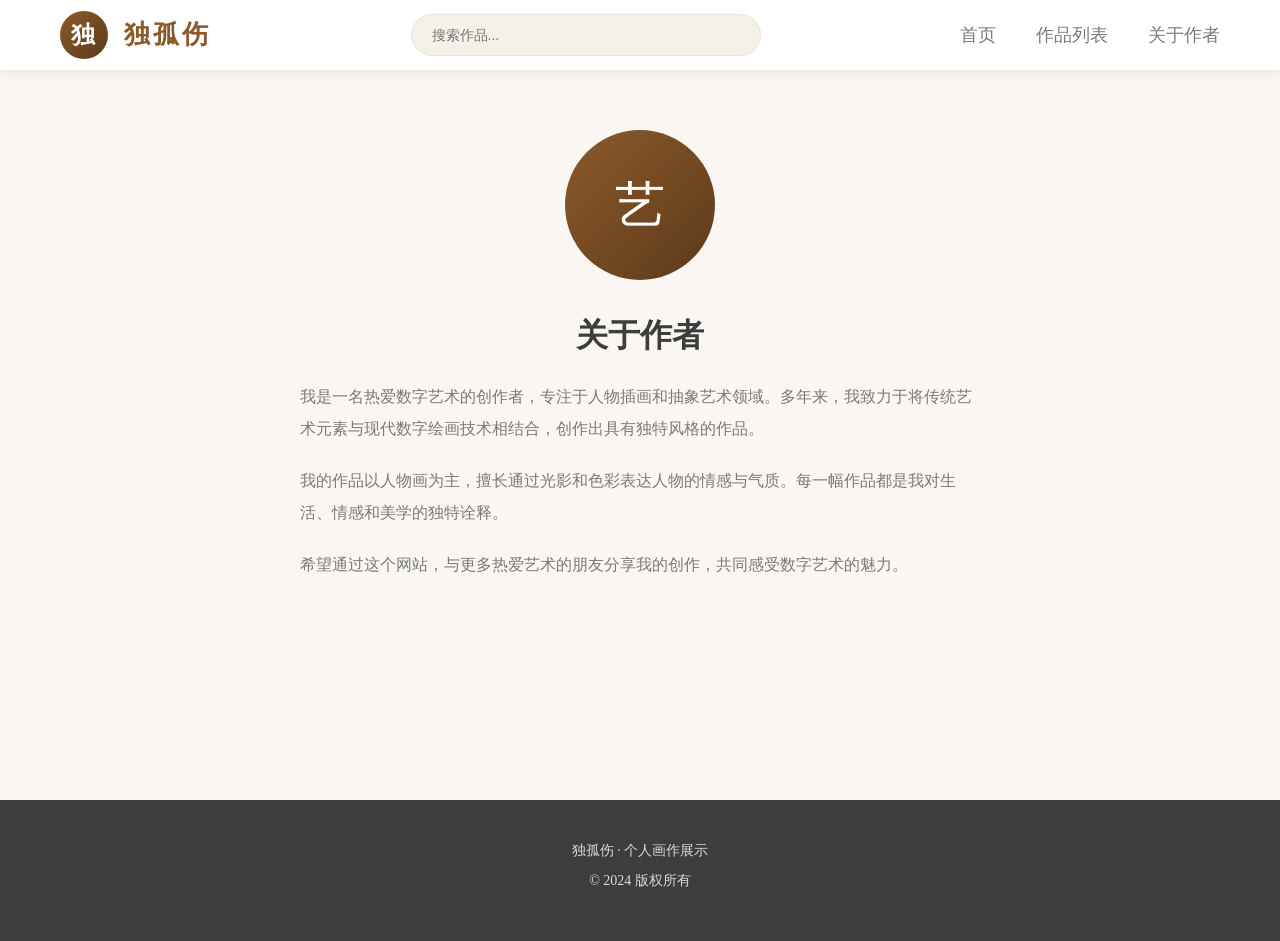
<file: about.html>
<!DOCTYPE html>
<html lang="zh-CN">
<head>
    <meta charset="UTF-8">
    <meta name="viewport" content="width=device-width, initial-scale=1.0">
    <title>关于作者 - 独孤伤</title>
    <link rel="stylesheet" href="style.css">
</head>
<body>
    <nav class="navbar">
        <a href="../index.html" class="logo">
            <div class="logo-icon">独</div>
            <span>独孤伤</span>
        </a>
        <div class="nav-search">
            <input type="text" class="search-input" placeholder="搜索作品...">
        </div>
        <div class="nav-links">
            <a href="../index.html">首页</a>
            <a href="../list.html">作品列表</a>
            <a href="../about.html">关于作者</a>
        </div>
    </nav>

    <main class="main-content">
        <section class="about-section">
            <div class="about-avatar">艺</div>
            <h2 class="about-title">关于作者</h2>
            <p class="about-text">
                我是一名热爱数字艺术的创作者，专注于人物插画和抽象艺术领域。多年来，我致力于将传统艺术元素与现代数字绘画技术相结合，创作出具有独特风格的作品。
            </p>
            <p class="about-text" style="margin-top: 20px;">
                我的作品以人物画为主，擅长通过光影和色彩表达人物的情感与气质。每一幅作品都是我对生活、情感和美学的独特诠释。
            </p>
            <p class="about-text" style="margin-top: 20px;">
                希望通过这个网站，与更多热爱艺术的朋友分享我的创作，共同感受数字艺术的魅力。
            </p>
        </section>
    </main>

    <footer class="footer">
        <p>独孤伤 · 个人画作展示</p>
        <p>© 2024 版权所有</p>
    </footer>

    <script src="../data.js"></script>
    <script src="../main.js"></script>
</body>
</html>
</file>
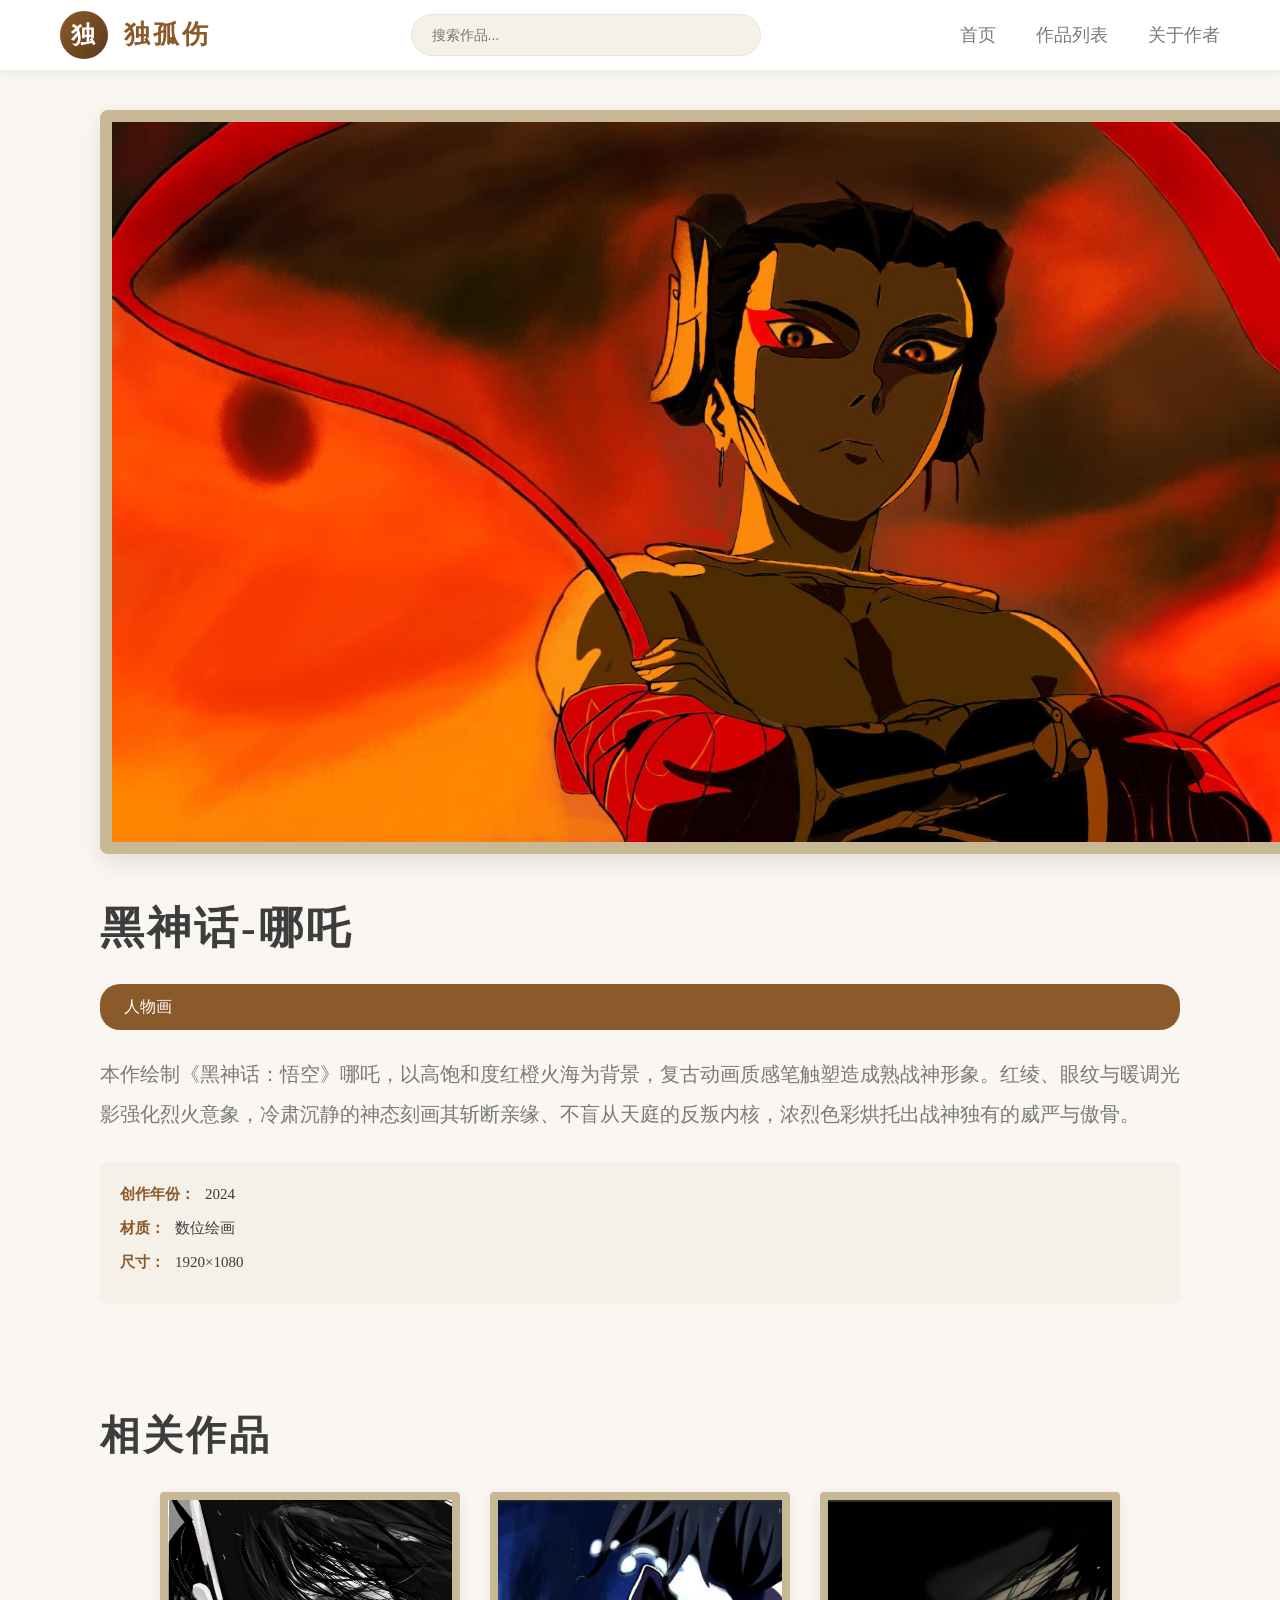
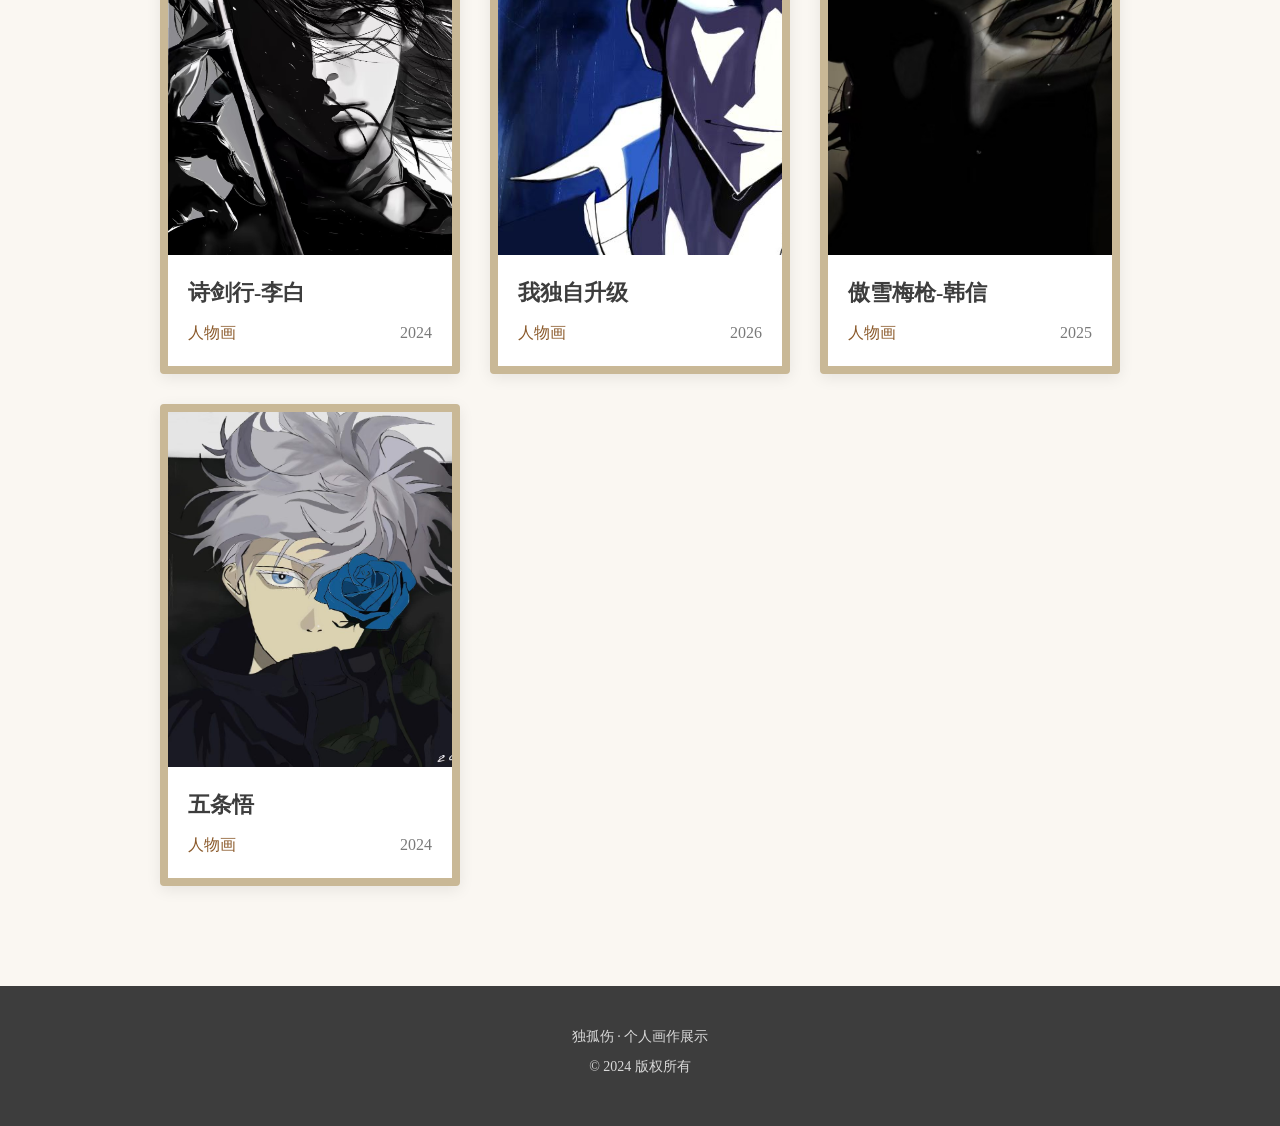
<file: detail.html>
<!DOCTYPE html>
<html lang="zh-CN">
<head>
    <meta charset="UTF-8">
    <meta name="viewport" content="width=device-width, initial-scale=1.0">
    <title>作品详情 - 独孤伤</title>
    <link rel="stylesheet" href="style.css">
</head>
<body>
    <nav class="navbar">
        <a href="../index.html" class="logo">
            <div class="logo-icon">独</div>
            <span>独孤伤</span>
        </a>
        <div class="nav-search">
            <input type="text" class="search-input" placeholder="搜索作品...">
        </div>
        <div class="nav-links">
            <a href="../index.html">首页</a>
            <a href="../list.html">作品列表</a>
            <a href="../about.html">关于作者</a>
        </div>
    </nav>

    <main class="main-content">
        <div class="detail-container">
            <div class="art-detail">
                <div class="art-detail-image">
                    <img id="art-image" src="" alt="作品图片">
                </div>

                <div class="art-detail-info">
                    <h1 class="art-detail-title" id="art-title">作品标题</h1>
                    <span class="art-detail-category" id="art-category">分类</span>
                    <p class="art-detail-desc" id="art-desc">作品描述</p>
                    <div class="art-detail-specs">
                        <p><strong>创作年份：</strong><span id="art-year">2024</span></p>
                        <p><strong>材质：</strong><span id="art-medium">数位绘画</span></p>
                        <p><strong>尺寸：</strong><span id="art-size">1920×1080</span></p>
                    </div>
                </div>
            </div>

            <section style="margin-top: 60px;">
                <div class="page-header" style="padding-left: 0;">
                    <h2 class="page-title">相关作品</h2>
                </div>
                <div class="art-grid" id="related-grid">
                </div>
            </section>
        </div>
    </main>

    <footer class="footer">
        <p>独孤伤 · 个人画作展示</p>
        <p>© 2024 版权所有</p>
    </footer>

    <script src="data.js"></script>
    <script src="main.js"></script>
</body>
</html>
</file>
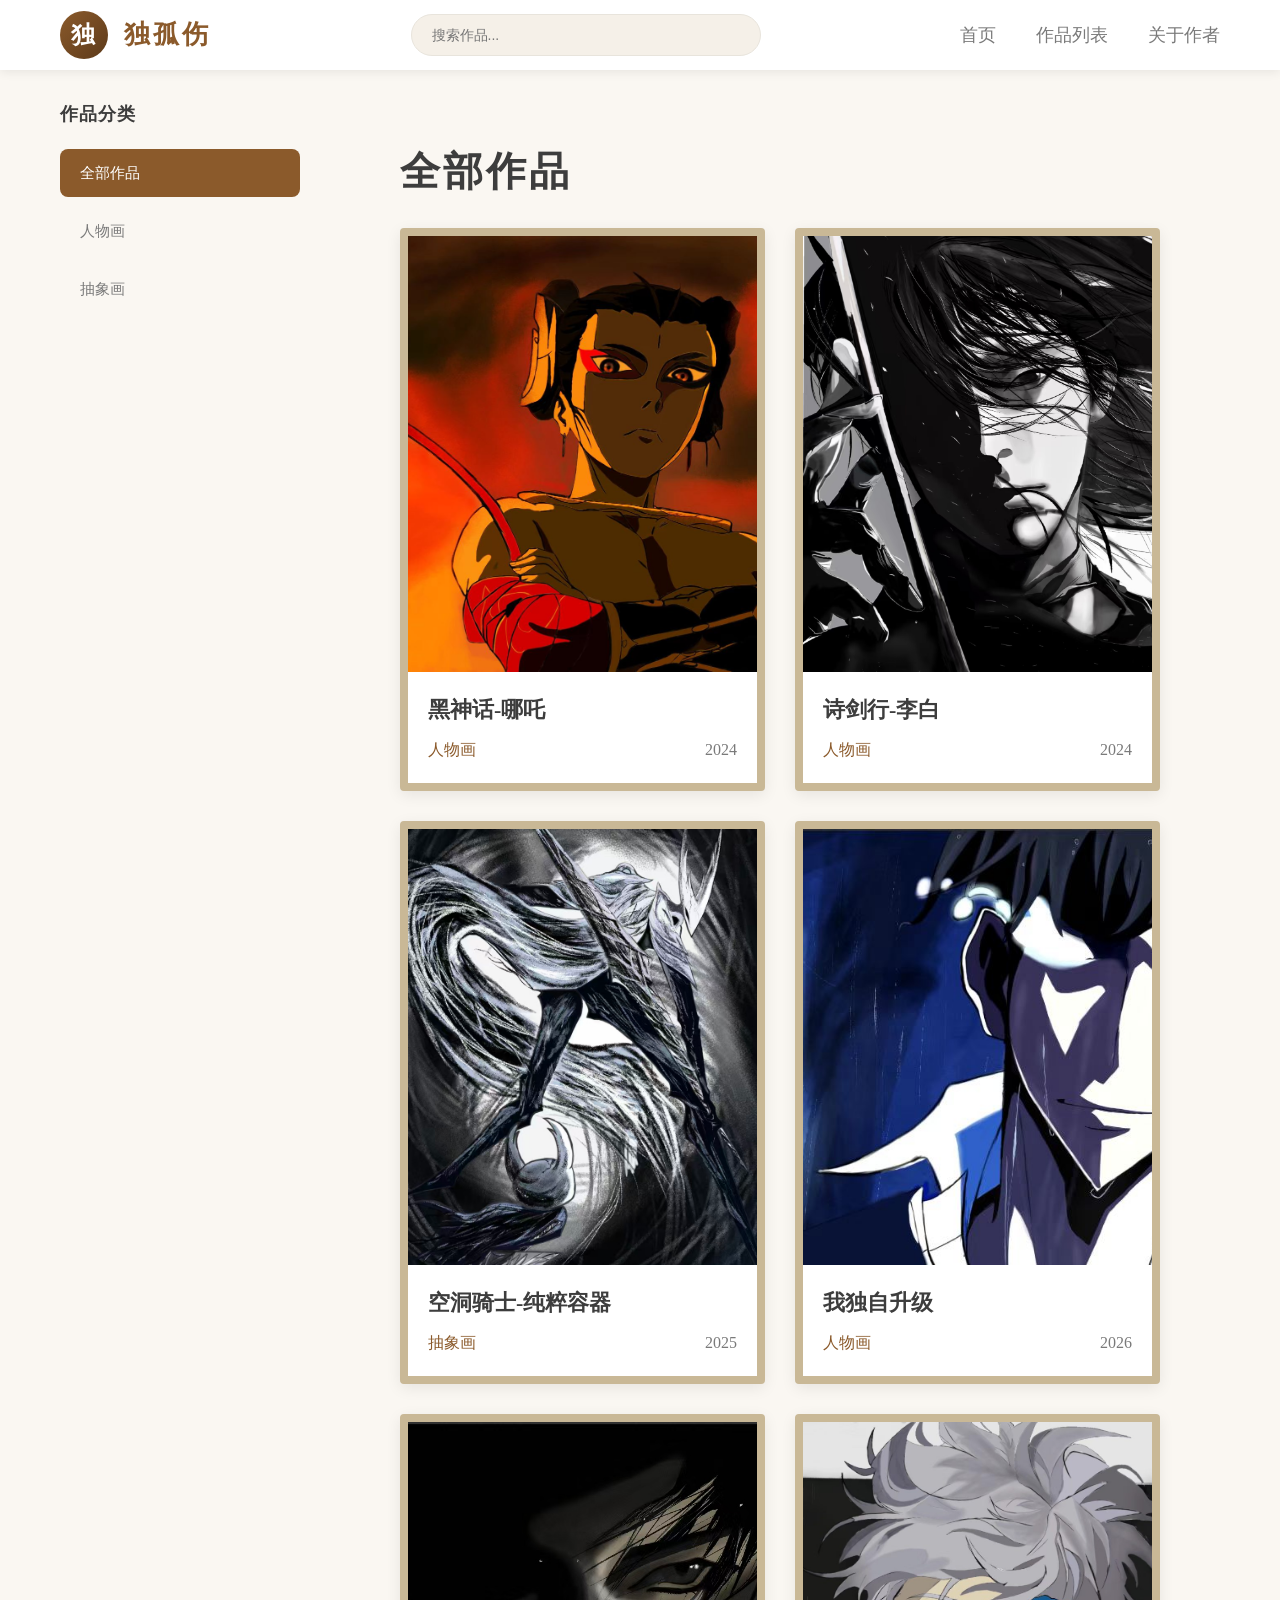
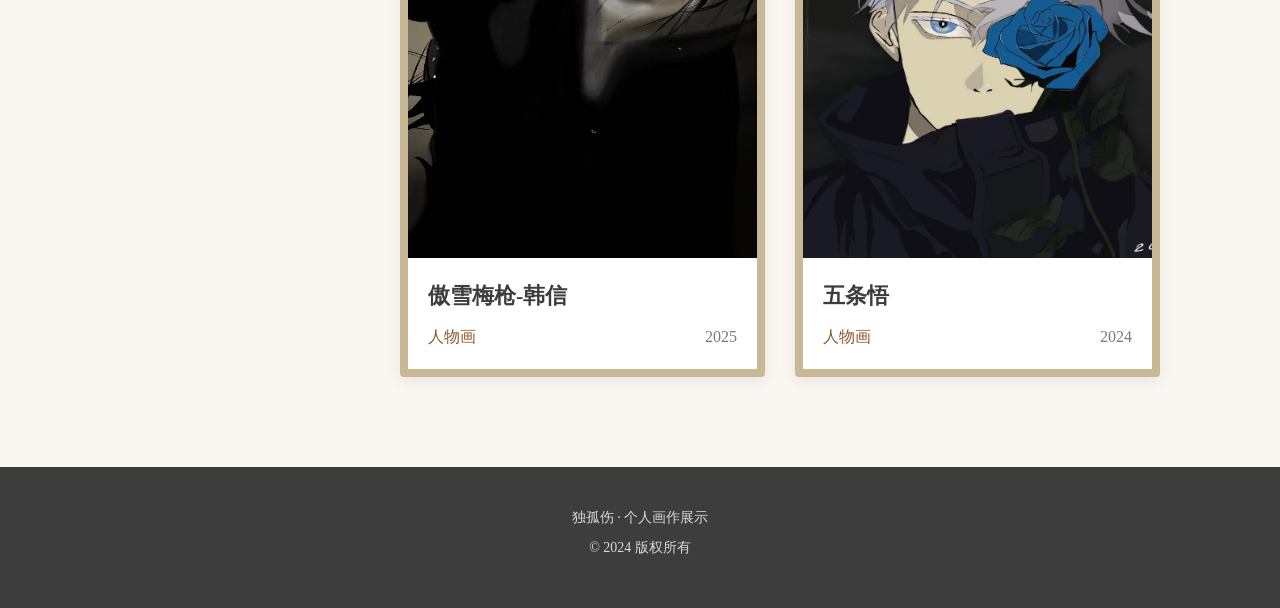
<file: list.html>
<!DOCTYPE html>
<html lang="zh-CN">
<head>
    <meta charset="UTF-8">
    <meta name="viewport" content="width=device-width, initial-scale=1.0">
    <title>作品列表 - 独孤伤</title>
    <link rel="stylesheet" href="style.css">
</head>
<body>
    <nav class="navbar">
        <a href="../index.html" class="logo">
            <div class="logo-icon">独</div>
            <span>独孤伤</span>
        </a>
        <div class="nav-search">
            <input type="text" class="search-input" placeholder="搜索作品...">
        </div>
        <div class="nav-links">
            <a href="../index.html">首页</a>
            <a href="../list.html">作品列表</a>
            <a href="../about.html">关于作者</a>
        </div>
    </nav>

    <main class="main-content">
        <div class="list-layout">
            <aside class="sidebar">
                <h3 class="sidebar-title">作品分类</h3>
                <ul class="sidebar-menu">
                    <li><a href="../list.html?category=全部" data-category="全部" class="active">全部作品</a></li>
                    <li><a href="../list.html?category=人物画" data-category="人物画">人物画</a></li>
                    <li><a href="../list.html?category=抽象画" data-category="抽象画">抽象画</a></li>
                </ul>
            </aside>

            <div class="content-area">
                <div class="page-header">
                    <h2 class="page-title" id="page-title">全部作品</h2>
                </div>
                <div class="art-grid" id="art-list">
                </div>
            </div>
        </div>
    </main>

    <footer class="footer">
        <p>独孤伤 · 个人画作展示</p>
        <p>© 2024 版权所有</p>
    </footer>

    <script src="../data.js"></script>
    <script src="../main.js"></script>
</body>
</html>
</file>
<file: style.css>
/* 个人画作展示网站 - 艺术画廊风格 */

/* 艺术风格配色变量 */
:root {
    --primary: #8B5A2B;
    --primary-dark: #5D3A1A;
    --accent: #C4A35A;
    --bg: #FAF7F2;
    --bg-light: #F5F0E8;
    --text: #3D3D3D;
    --text-light: #7A7A7A;
    --white: #FFFFFF;
    --border: #E8E4DC;
    --frame: #C9B896;
}

/* 重置样式 */
* {
    margin: 0;
    padding: 0;
    box-sizing: border-box;
}

body {
    font-family: 'Noto Serif SC', 'Songti SC', 'STSong', serif;
    background-color: var(--bg);
    color: var(--text);
    line-height: 1.6;
}

a {
    text-decoration: none;
    color: inherit;
}

/* 顶部导航栏 */
.navbar {
    position: fixed;
    top: 0;
    left: 0;
    right: 0;
    background: rgba(255, 255, 255, 0.95);
    backdrop-filter: blur(10px);
    padding: 0 60px;
    height: 70px;
    display: flex;
    align-items: center;
    justify-content: space-between;
    box-shadow: 0 2px 10px rgba(0,0,0,0.08);
    z-index: 1000;
}

.logo {
    display: flex;
    align-items: center;
    gap: 16px;
    font-size: 26px;
    font-weight: 600;
    color: var(--primary);
    letter-spacing: 3px;
}

.logo-icon {
    width: 48px;
    height: 48px;
    background: linear-gradient(135deg, var(--primary), var(--primary-dark));
    border-radius: 50%;
    display: flex;
    align-items: center;
    justify-content: center;
    color: white;
    font-size: 24px;
}

.nav-search {
    flex: 1;
    max-width: 350px;
    margin: 0 60px;
}

.search-input {
    width: 100%;
    padding: 12px 20px;
    border: 1px solid var(--border);
    border-radius: 30px;
    font-size: 14px;
    background: var(--bg-light);
    transition: all 0.3s;
}

.search-input:focus {
    outline: none;
    border-color: var(--primary);
    box-shadow: 0 0 0 3px rgba(139, 90, 43, 0.1);
}

.nav-links {
    display: flex;
    gap: 40px;
}

.nav-links a {
    font-size: 18px;
    color: var(--text-light);
    transition: all 0.3s;
    position: relative;
}

.nav-links a:hover {
    color: var(--primary);
}

.nav-links a::after {
    content: '';
    position: absolute;
    bottom: -5px;
    left: 0;
    width: 0;
    height: 2px;
    background: var(--primary);
    transition: width 0.3s;
}

.nav-links a:hover::after {
    width: 100%;
}

/* 主内容区域 */
.main-content {
    margin-top: 70px;
    min-height: calc(100vh - 70px - 100px);
}

/* Hero区域 */
.hero-section {
    background: url('images/微信图片_20260623003301_944_3.png');
    background-size: cover;
    background-position: center;
    padding: 150px 60px;
    text-align: center;
    position: relative;
}

.hero-section::before {
    content: '';
    position: absolute;
    top: 0;
    left: 0;
    right: 0;
    bottom: 0;
    background: linear-gradient(to bottom, rgba(0,0,0,0.3) 0%, rgba(0,0,0,0.5) 100%);
}

.hero-content {
    position: relative;
    z-index: 1;
}

.hero-title {
    font-size: 72px;
    font-weight: 700;
    color: #FFFFFF;
    margin-bottom: 20px;
    letter-spacing: 12px;
    text-shadow: 3px 3px 8px rgba(0,0,0,0.4);
}

.hero-subtitle {
    font-size: 26px;
    color: rgba(255,255,255,0.9);
    font-style: italic;
}

/* 分类导航 */
.category-nav {
    background: var(--white);
    border-bottom: 1px solid var(--border);
    padding: 20px 60px;
    display: flex;
    gap: 30px;
    overflow-x: auto;
    justify-content: center;
}

.category-btn {
    padding: 14px 32px;
    border-radius: 30px;
    font-size: 18px;
    white-space: nowrap;
    transition: all 0.3s;
    cursor: pointer;
    border: 1px solid var(--border);
    background: var(--white);
    color: var(--text-light);
    font-family: inherit;
}

.category-btn:hover,
.category-btn.active {
    background: var(--primary);
    color: var(--white);
    border-color: var(--primary);
    transform: translateY(-2px);
}

/* 页面标题 */
.page-header {
    padding: 40px 60px 24px;
}

.page-title {
    font-size: 40px;
    font-weight: 600;
    color: var(--text);
    letter-spacing: 3px;
}

/* 画作卡片网格 */
.art-grid {
    display: grid;
    grid-template-columns: repeat(auto-fill, minmax(300px, 1fr));
    gap: 30px;
    padding: 0 60px 60px;
}

.art-card {
    background: var(--white);
    border-radius: 4px;
    overflow: hidden;
    box-shadow: 0 4px 15px rgba(0,0,0,0.08);
    transition: all 0.4s;
    cursor: pointer;
    border: 8px solid var(--frame);
}

.art-card:hover {
    transform: translateY(-8px);
    box-shadow: 0 12px 30px rgba(0,0,0,0.15);
}

.art-cover {
    position: relative;
    aspect-ratio: 4/5;
    overflow: hidden;
    background: var(--bg-light);
}

.art-cover img {
    width: 100%;
    height: 100%;
    object-fit: cover;
    transition: transform 0.6s;
}

.art-card:hover .art-cover img {
    transform: scale(1.08);
}

.art-info {
    padding: 20px;
}

.art-title {
    font-size: 22px;
    font-weight: 600;
    color: var(--text);
    margin-bottom: 10px;
}

.art-meta {
    display: flex;
    justify-content: space-between;
    align-items: center;
    font-size: 16px;
    color: var(--text-light);
}

.art-category {
    color: var(--primary);
    font-weight: 500;
}

/* 画作详情页 */
.detail-container {
    max-width: 1200px;
    margin: 0 auto;
    padding: 40px 60px;
}

.art-detail {
    display: flex;
    flex-wrap: wrap;
    gap: 40px;
    align-items: flex-start;
}

.art-detail-image {
    border-radius: 8px;
    box-shadow: 0 8px 25px rgba(0,0,0,0.1);
    border: 12px solid var(--frame);
    display: inline-block;
}

.art-detail-image img {
    width: auto;
    height: auto;
    max-height: 80vh;
    display: block;
}

.art-detail-info {
    flex: 1;
    min-width: 300px;
    display: flex;
    flex-direction: column;
    justify-content: center;
}

.art-detail-title {
    font-size: 44px;
    font-weight: 700;
    color: var(--text);
    margin-bottom: 20px;
    letter-spacing: 3px;
}

.art-detail-category {
    display: inline-block;
    padding: 10px 24px;
    background: var(--primary);
    color: white;
    border-radius: 20px;
    font-size: 16px;
    margin-bottom: 24px;
}

.art-detail-desc {
    font-size: 20px;
    line-height: 2;
    color: var(--text-light);
    margin-bottom: 28px;
}

.art-detail-specs {
    background: var(--bg-light);
    padding: 20px;
    border-radius: 8px;
}

.art-detail-specs p {
    margin-bottom: 10px;
    font-size: 15px;
}

.art-detail-specs strong {
    color: var(--primary);
    margin-right: 10px;
}

/* 页脚 */
.footer {
    background: var(--text);
    padding: 40px 60px;
    text-align: center;
    color: rgba(255,255,255,0.8);
    font-size: 14px;
}

.footer p {
    margin-bottom: 8px;
}

.footer a {
    color: var(--accent);
    transition: color 0.3s;
}

.footer a:hover {
    color: var(--white);
}

/* 侧边栏 */
.list-layout {
    display: flex;
    gap: 40px;
    padding: 30px 60px;
}

.sidebar {
    width: 240px;
    flex-shrink: 0;
    position: sticky;
    top: 100px;
}

.sidebar-title {
    font-size: 18px;
    font-weight: 600;
    margin-bottom: 20px;
    color: var(--text);
    letter-spacing: 1px;
}

.sidebar-menu {
    list-style: none;
}

.sidebar-menu li {
    margin-bottom: 10px;
}

.sidebar-menu a {
    display: block;
    padding: 12px 20px;
    border-radius: 8px;
    font-size: 15px;
    color: var(--text-light);
    transition: all 0.3s;
}

.sidebar-menu a:hover,
.sidebar-menu a.active {
    background: var(--primary);
    color: var(--white);
}

.content-area {
    flex: 1;
}

/* 关于作者 */
.about-section {
    max-width: 800px;
    margin: 0 auto;
    padding: 60px;
    text-align: center;
}

.about-avatar {
    width: 150px;
    height: 150px;
    border-radius: 50%;
    background: linear-gradient(135deg, var(--primary), var(--primary-dark));
    margin: 0 auto 30px;
    display: flex;
    align-items: center;
    justify-content: center;
    font-size: 50px;
    color: white;
}

.about-title {
    font-size: 32px;
    margin-bottom: 20px;
    color: var(--text);
}

.about-text {
    font-size: 16px;
    line-height: 2;
    color: var(--text-light);
    text-align: left;
}

/* 响应式设计 */
@media (max-width: 768px) {
    .navbar {
        padding: 0 20px;
        height: 64px;
    }

    .logo {
        font-size: 18px;
    }

    .logo-icon {
        width: 34px;
        height: 34px;
    }

    .nav-search {
        display: none;
    }

    .nav-links {
        gap: 20px;
    }

    .hero-section {
        padding: 40px 20px;
    }

    .hero-title {
        font-size: 32px;
    }

    .category-nav {
        padding: 15px 20px;
        gap: 15px;
    }

    .category-btn {
        padding: 8px 16px;
        font-size: 13px;
    }

    .page-header {
        padding: 24px 20px 16px;
    }

    .page-title {
        font-size: 24px;
    }

    .art-grid {
        grid-template-columns: repeat(auto-fill, minmax(260px, 1fr));
        gap: 20px;
        padding: 0 20px 40px;
    }

    .art-detail {
        grid-template-columns: 1fr;
        gap: 30px;
    }

    .detail-container {
        padding: 20px;
    }

    .art-detail-title {
        font-size: 28px;
    }

    .list-layout {
        flex-direction: column;
        padding: 20px;
    }

    .sidebar {
        width: 100%;
        position: static;
    }

    .about-section {
        padding: 40px 20px;
    }
}
</file>
